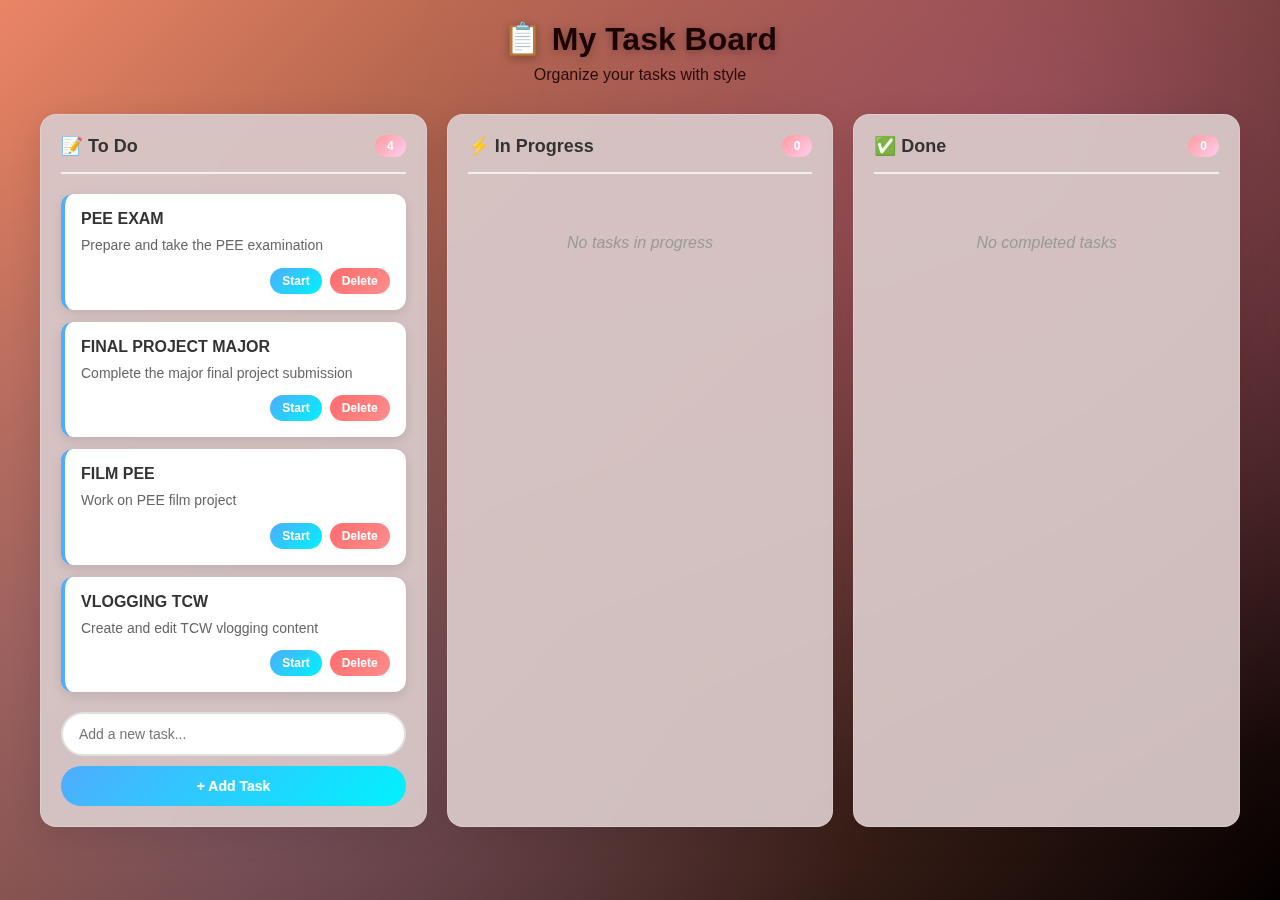
<file: index.html>
<!DOCTYPE html>
<html lang="en">
<head>
    <meta charset="UTF-8">
    <meta name="viewport" content="width=device-width, initial-scale=1.0">
    <title>Kanban Todo Board</title>
    <link rel="stylesheet" href="style.css">
</head>
<body>
    <div class="background-decoration"></div>
    
    <header class="app-header">
        <h1>📋 My Task Board</h1>
        <p>Organize your tasks with style</p>
    </header>

    <div class="board-container">
        <div class="column" id="todo-column">
            <div class="column-header">
                <h2>📝 To Do</h2>
                <span class="task-count" id="todo-count">0</span>
            </div>
            <div class="task-list" id="todo-list"></div>
            <div class="add-task-section">
                <input type="text" id="new-task-input" placeholder="Add a new task...">
                <button id="add-task-btn">+ Add Task</button>
            </div>
        </div>

        <div class="column" id="progress-column">
            <div class="column-header">
                <h2>⚡ In Progress</h2>
                <span class="task-count" id="progress-count">0</span>
            </div>
            <div class="task-list" id="progress-list"></div>
        </div>

        <div class="column" id="done-column">
            <div class="column-header">
                <h2>✅ Done</h2>
                <span class="task-count" id="done-count">0</span>
            </div>
            <div class="task-list" id="done-list"></div>
        </div>
    </div>

    <script src="script.js"></script>
</body>
</html>
</file>
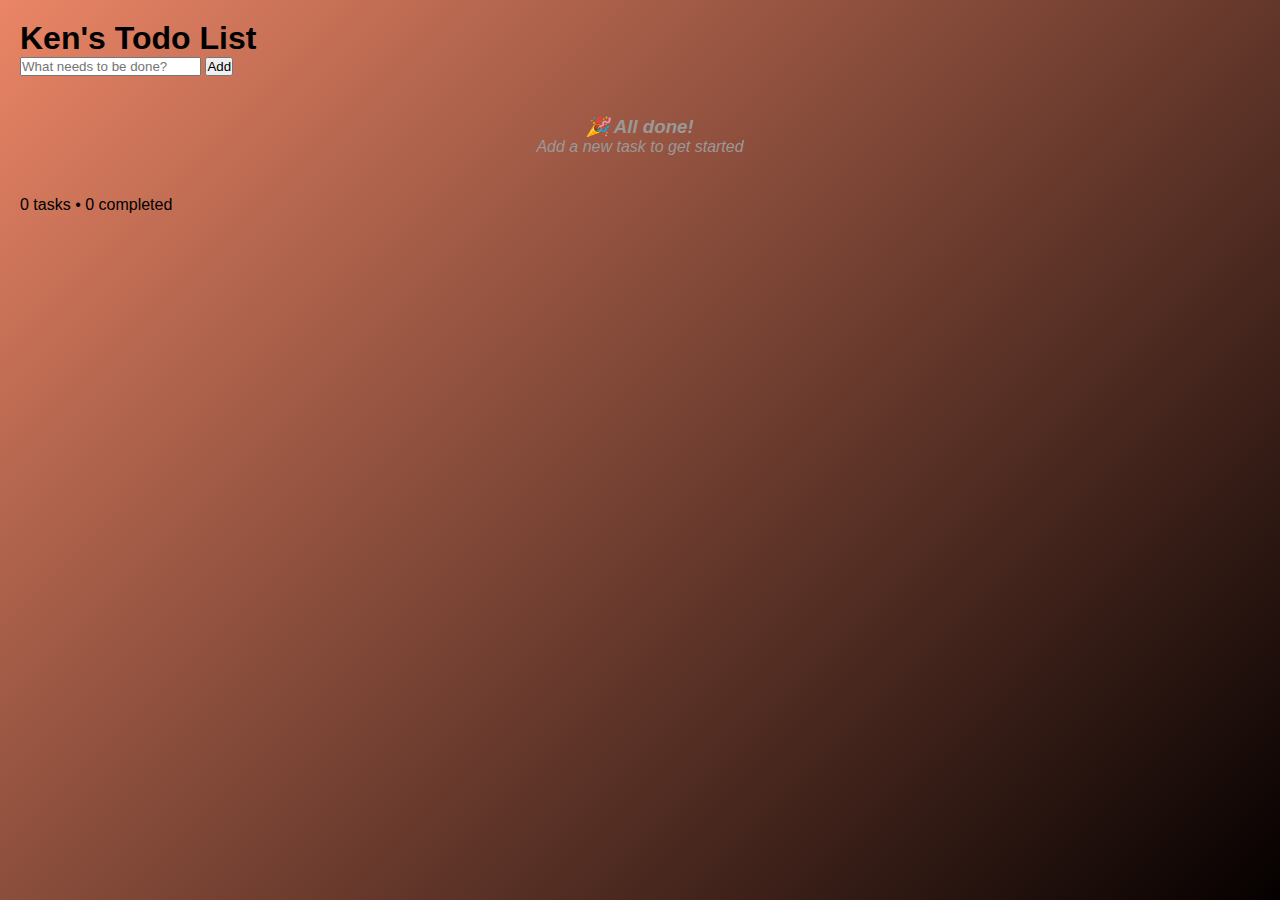
<file: todo.html>
<!DOCTYPE html>
<html lang="en">
<head>
    <meta charset="UTF-8">
    <meta name="viewport" content="width=device-width, initial-scale=1.0">
    <title>My Todo List</title>
    <link rel="stylesheet" href="style.css">
</head>
<body>
    <div class="container">
        <div class="header">
            <h1> Ken's Todo List</h1>
            <div class="input-section">
                <input type="text" id="todoInput" placeholder="What needs to be done?">
                <button id="addBtn">Add</button>
            </div>
        </div>

        <div class="todos-section">
            <div id="todoList"></div>
            <div id="emptyState" class="empty-state">
                <h3>🎉 All done!</h3>
                <p>Add a new task to get started</p>
            </div>
        </div>

        <div class="stats" id="stats">
            <span id="totalTasks">0</span> tasks • <span id="completedTasks">0</span> completed
        </div>
    </div>

    <script src="script.js"></script>
</body>
</html>
</file>
<file: style.css>
* {
    margin: 0;
    padding: 0;
    box-sizing: border-box;
}

body {
    font-family: 'Arial', sans-serif;
    background: linear-gradient(135deg, #ea8566 0%, #050000 100%);
    min-height: 100vh;
    padding: 20px;
    position: relative;
}

.background-decoration {
    position: fixed;
    top: 0;
    left: 0;
    width: 100%;
    height: 100%;
    background: 
        radial-gradient(circle at 20% 80%, rgba(120, 119, 198, 0.3) 0%, transparent 50%),
        radial-gradient(circle at 80% 20%, rgba(255, 119, 198, 0.3) 0%, transparent 50%);
    pointer-events: none;
    z-index: -1;
}

.app-header {
    text-align: center;
    margin-bottom: 30px;
    color: rgb(27, 1, 1);
}

.app-header h1 {
    font-size: 32px;
    margin-bottom: 8px;
    text-shadow: 0 2px 10px rgba(0,0,0,0.3);
}

.app-header p {
    font-size: 16px;
    opacity: 0.9;
}

.board-container {
    display: grid;
    grid-template-columns: repeat(auto-fit, minmax(300px, 1fr));
    gap: 20px;
    max-width: 1200px;
    margin: 0 auto;
}

.column {
    background: rgba(216, 199, 199, 0.95);
    border-radius: 16px;
    padding: 20px;
    box-shadow: 0 8px 32px rgba(0, 0, 0, 0.1);
    backdrop-filter: blur(10px);
    border: 1px solid rgba(255, 255, 255, 0.2);
    min-height: 400px;
}

.column-header {
    display: flex;
    justify-content: space-between;
    align-items: center;
    margin-bottom: 20px;
    padding-bottom: 15px;
    border-bottom: 2px solid #f0f0f0;
}

.column-header h2 {
    font-size: 18px;
    color: #333;
}

.task-count {
    background: linear-gradient(135deg, #ff9a9e, #fecfef);
    color: white;
    padding: 4px 12px;
    border-radius: 20px;
    font-size: 12px;
    font-weight: bold;
}

.task-list {
    min-height: 250px;
    margin-bottom: 20px;
}

.task-card {
    background: white;
    border-radius: 12px;
    padding: 16px;
    margin-bottom: 12px;
    box-shadow: 0 4px 12px rgba(0, 0, 0, 0.1);
    border-left: 4px solid #4facfe;
    transition: all 0.3s ease;
    cursor: pointer;
    position: relative;
}

.task-card:hover {
    transform: translateY(-2px);
    box-shadow: 0 6px 20px rgba(0, 0, 0, 0.15);
}

.task-card.progress {
    border-left-color: #ffa726;
    background: linear-gradient(135deg, #fff 0%, #fff8e1 100%);
}

.task-card.done {
    border-left-color: #66bb6a;
    background: linear-gradient(135deg, #fff 0%, #f1f8e9 100%);
}

.task-title {
    font-weight: bold;
    color: #333;
    margin-bottom: 8px;
    font-size: 16px;
}

.task-description {
    color: #666;
    font-size: 14px;
    line-height: 1.4;
    margin-bottom: 12px;
}

.task-actions {
    display: flex;
    gap: 8px;
    justify-content: flex-end;
}

.action-btn {
    padding: 6px 12px;
    border: none;
    border-radius: 20px;
    font-size: 12px;
    cursor: pointer;
    transition: all 0.2s ease;
    font-weight: bold;
}

.move-btn {
    background: linear-gradient(135deg, #4facfe, #00f2fe);
    color: white;
}

.move-btn:hover {
    transform: scale(1.05);
}

.delete-btn {
    background: linear-gradient(135deg, #ff6b6b, #ff8e8e);
    color: white;
}

.delete-btn:hover {
    transform: scale(1.05);
}

.add-task-section {
    display: flex;
    flex-direction: column;
    gap: 10px;
}

#new-task-input {
    padding: 12px 16px;
    border: 2px solid #e0e0e0;
    border-radius: 25px;
    font-size: 14px;
    outline: none;
    transition: border-color 0.3s ease;
}

#new-task-input:focus {
    border-color: #4facfe;
}

#add-task-btn {
    background: linear-gradient(135deg, #4facfe, #00f2fe);
    color: white;
    border: none;
    padding: 12px 20px;
    border-radius: 25px;
    font-size: 14px;
    font-weight: bold;
    cursor: pointer;
    transition: transform 0.2s ease;
}

#add-task-btn:hover {
    transform: scale(1.02);
}

.empty-state {
    text-align: center;
    color: #999;
    font-style: italic;
    padding: 40px 20px;
}

@media (max-width: 768px) {
    .board-container {
        grid-template-columns: 1fr;
    }
    
    .app-header h1 {
        font-size: 24px;
    }
}
</file>
